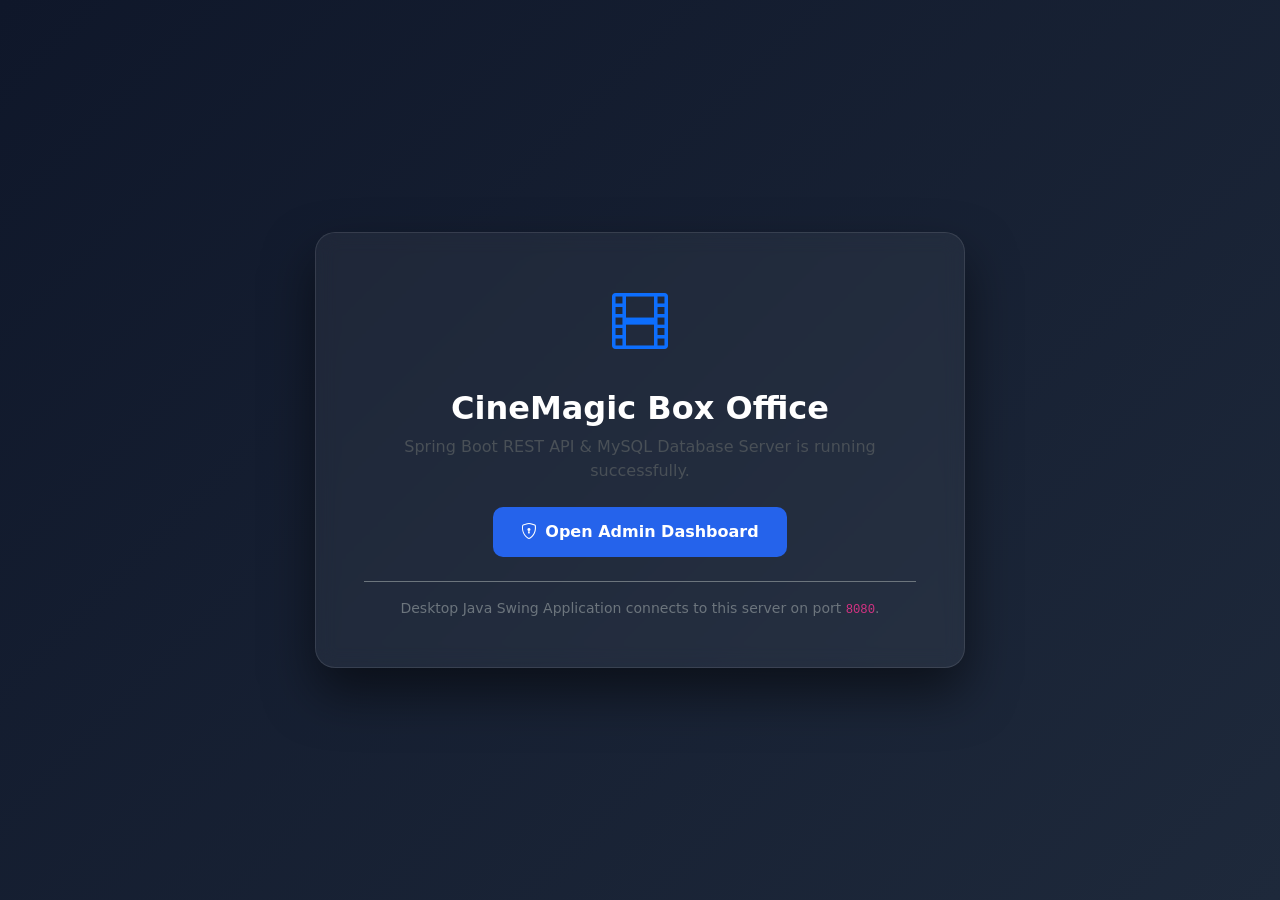
<file: backend/src/main/resources/static/index.html>
<!DOCTYPE html>
<html lang="en">
<head>
    <meta charset="UTF-8">
    <meta name="viewport" content="width=device-width, initial-scale=1.0">
    <title>CineMagic Box Office Server</title>
    <link href="https://cdn.jsdelivr.net/npm/bootstrap@5.3.3/dist/css/bootstrap.min.css" rel="stylesheet">
    <link rel="stylesheet" href="https://cdn.jsdelivr.net/npm/bootstrap-icons@1.11.3/font/bootstrap-icons.min.css">
    <style>
        body {
            background: linear-gradient(135deg, #0f172a 0%, #1e293b 100%);
            min-height: 100vh;
            color: #ffffff;
            display: flex;
            align-items: center;
            justify-content: center;
        }
        .hero-card {
            background: rgba(255, 255, 255, 0.05);
            backdrop-filter: blur(10px);
            border: 1px solid rgba(255, 255, 255, 0.1);
            border-radius: 20px;
            padding: 3rem;
            max-width: 650px;
            text-align: center;
            box-shadow: 0 25px 50px rgba(0, 0, 0, 0.5);
        }
        .btn-cinema {
            background: #2563eb;
            color: white;
            font-weight: 600;
            padding: 0.8rem 1.75rem;
            border-radius: 10px;
            text-decoration: none;
            display: inline-flex;
            align-items: center;
            gap: 0.5rem;
            transition: all 0.2s ease;
        }
        .btn-cinema:hover {
            background: #1d4ed8;
            color: white;
            transform: translateY(-2px);
        }
    </style>
</head>
<body>

<div class="hero-card">
    <div class="mb-4">
        <i class="bi bi-film text-primary" style="font-size: 3.5rem;"></i>
    </div>
    <h2 class="fw-bold mb-2">CineMagic Box Office</h2>
    <p class="text-light-emphasis mb-4">
        Spring Boot REST API &amp; MySQL Database Server is running successfully.
    </p>

    <div class="d-flex justify-content-center gap-3 mb-4">
        <a href="/admin/login.html" class="btn-cinema">
            <i class="bi bi-shield-lock"></i> Open Admin Dashboard
        </a>
    </div>

    <div class="border-top border-secondary pt-3 text-secondary small">
        Desktop Java Swing Application connects to this server on port <code>8080</code>.
    </div>
</div>

</body>
</html>
</file>
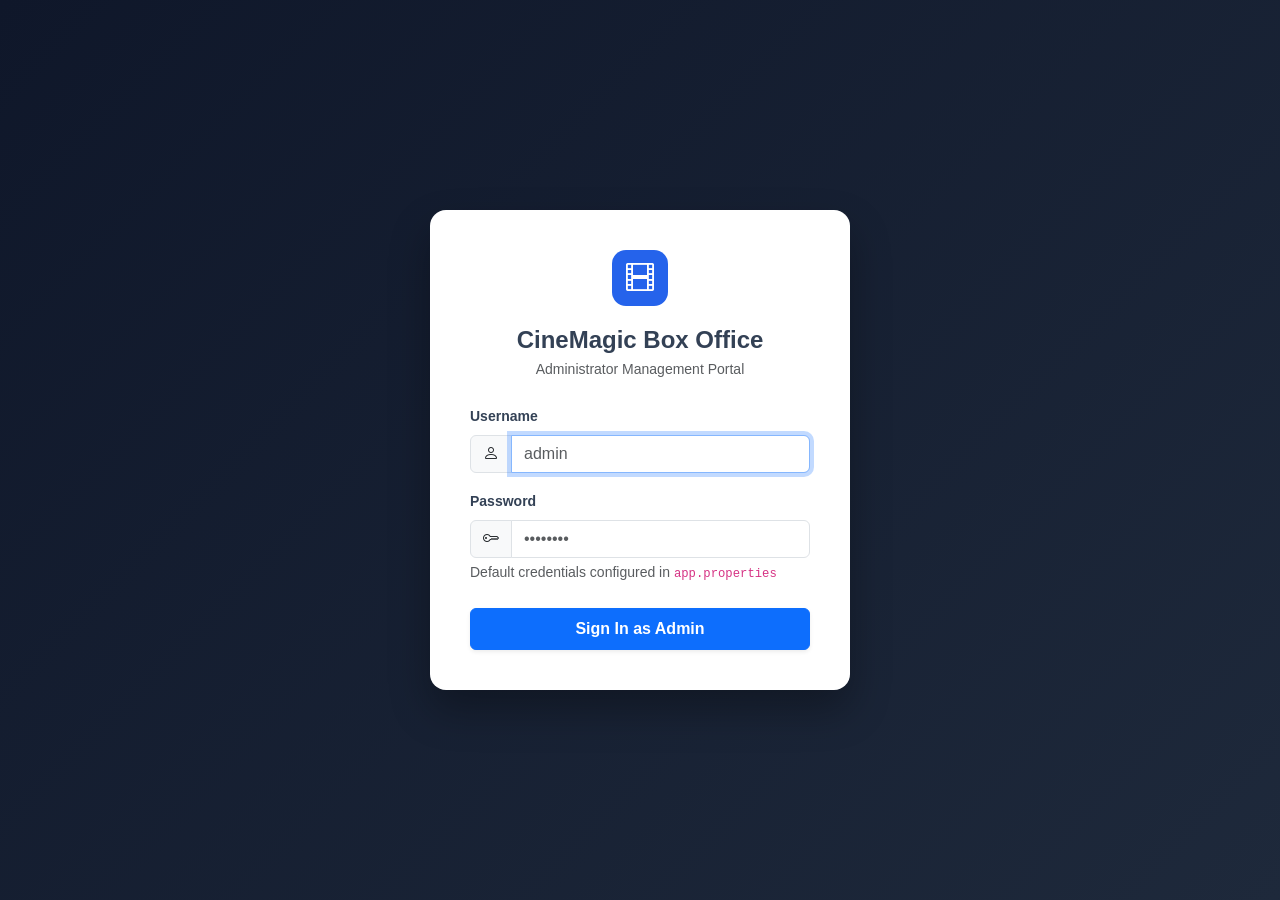
<file: backend/src/main/resources/static/admin/index.html>
<!DOCTYPE html>
<html lang="en">
<head>
    <meta charset="UTF-8">
    <meta name="viewport" content="width=device-width, initial-scale=1.0">
    <title>CineMagic Admin - Dashboard</title>
    <link href="https://cdn.jsdelivr.net/npm/bootstrap@5.3.3/dist/css/bootstrap.min.css" rel="stylesheet">
    <link rel="stylesheet" href="https://cdn.jsdelivr.net/npm/bootstrap-icons@1.11.3/font/bootstrap-icons.min.css">
    <link rel="stylesheet" href="assets/css/admin.css">
</head>
<body>

<div class="container-fluid">
    <div class="row">
        <!-- Sidebar Navigation -->
        <div class="col-md-3 col-lg-2 admin-sidebar p-0">
            <div class="admin-brand">
                <i class="bi bi-film"></i>
                <span>CineMagic Admin</span>
            </div>
            <ul class="sidebar-nav">
                <li class="nav-item">
                    <a href="index.html" class="nav-link" id="navDashboard">
                        <i class="bi bi-speedometer2"></i>
                        <span>Dashboard</span>
                    </a>
                </li>
                <li class="nav-item">
                    <a href="movies.html" class="nav-link" id="navMovies">
                        <i class="bi bi-camera-reels"></i>
                        <span>Movies & Posters</span>
                    </a>
                </li>
                <li class="nav-item">
                    <a href="showtimes.html" class="nav-link" id="navShowtimes">
                        <i class="bi bi-calendar-event"></i>
                        <span>Showtimes</span>
                    </a>
                </li>
                <li class="nav-item">
                    <a href="bookings.html" class="nav-link" id="navBookings">
                        <i class="bi bi-ticket-perforated"></i>
                        <span>Bookings</span>
                    </a>
                </li>
                <li class="nav-item">
                    <a href="users.html" class="nav-link" id="navUsers">
                        <i class="bi bi-people"></i>
                        <span>Registered Users</span>
                    </a>
                </li>
            </ul>
        </div>

        <!-- Main Content Area -->
        <div class="col-md-9 col-lg-10 admin-content">
            <!-- Top Bar -->
            <div class="top-bar">
                <div class="d-flex align-items-center gap-2">
                    <h5 class="fw-bold m-0 text-dark">Executive Overview</h5>
                    <span class="badge bg-light text-muted border">Live Database Metrics</span>
                </div>
                <div class="d-flex align-items-center gap-3">
                    <div class="d-flex align-items-center gap-2">
                        <i class="bi bi-person-circle fs-5 text-secondary"></i>
                        <span id="adminUserBadge" class="fw-semibold text-secondary small">Administrator</span>
                    </div>
                    <button onclick="logout()" class="btn btn-outline-danger btn-sm">
                        <i class="bi bi-box-arrow-right me-1"></i> Logout
                    </button>
                </div>
            </div>

            <!-- Stats Metric Cards -->
            <div class="row g-4 mb-4">
                <div class="col-sm-6 col-xl-3">
                    <div class="stat-card">
                        <div class="stat-icon blue">
                            <i class="bi bi-film"></i>
                        </div>
                        <h3 class="stat-number" id="statMovies">-</h3>
                        <div class="stat-label">Active Movies</div>
                    </div>
                </div>
                <div class="col-sm-6 col-xl-3">
                    <div class="stat-card">
                        <div class="stat-icon purple">
                            <i class="bi bi-calendar-check"></i>
                        </div>
                        <h3 class="stat-number" id="statShowtimes">-</h3>
                        <div class="stat-label">Active Showtimes</div>
                    </div>
                </div>
                <div class="col-sm-6 col-xl-3">
                    <div class="stat-card">
                        <div class="stat-icon green">
                            <i class="bi bi-ticket-detailed"></i>
                        </div>
                        <h3 class="stat-number" id="statBookings">-</h3>
                        <div class="stat-label">Confirmed Bookings</div>
                    </div>
                </div>
                <div class="col-sm-6 col-xl-3">
                    <div class="stat-card">
                        <div class="stat-icon amber">
                            <i class="bi bi-currency-rupee"></i>
                        </div>
                        <h3 class="stat-number" id="statRevenue">₹0.00</h3>
                        <div class="stat-label">Total Revenue</div>
                    </div>
                </div>
            </div>

            <!-- Recent Bookings Table -->
            <div class="card-table">
                <div class="p-3 bg-white border-bottom d-flex justify-content-between align-items-center">
                    <h6 class="fw-bold m-0 text-dark">
                        <i class="bi bi-clock-history me-1 text-primary"></i> Recent Ticket Bookings
                    </h6>
                    <a href="bookings.html" class="btn btn-sm btn-outline-primary">View All Bookings</a>
                </div>
                <div class="table-responsive">
                    <table class="table align-middle">
                        <thead>
                            <tr>
                                <th>Booking Ref</th>
                                <th>Customer</th>
                                <th>Movie</th>
                                <th>Theater</th>
                                <th>Seats</th>
                                <th>Amount</th>
                                <th>Status</th>
                                <th>Date/Time</th>
                            </tr>
                        </thead>
                        <tbody id="recentBookingsTbody">
                            <tr>
                                <td colspan="8" class="text-center py-4 text-muted">
                                    <div class="spinner-border spinner-border-sm text-primary me-2" role="status"></div>
                                    Loading live bookings...
                                </td>
                            </tr>
                        </tbody>
                    </table>
                </div>
            </div>

        </div>
    </div>
</div>

<script src="assets/js/admin.js"></script>
<script>
    if (checkAdminAuth()) {
        initAdminNav('navDashboard');
        loadDashboardStats();
        loadRecentBookings();
    }

    async function loadDashboardStats() {
        try {
            const res = await apiFetch('/api/admin/stats');
            if (res.ok) {
                const stats = await res.json();
                document.getElementById('statMovies').textContent = stats.totalMovies;
                document.getElementById('statShowtimes').textContent = stats.activeShowtimes;
                document.getElementById('statBookings').textContent = stats.totalBookings;
                document.getElementById('statRevenue').textContent = '₹' + (stats.totalRevenue ? Number(stats.totalRevenue).toFixed(2) : '0.00');
            }
        } catch (e) {
            console.error('Error loading stats', e);
        }
    }

    async function loadRecentBookings() {
        try {
            const res = await apiFetch('/api/admin/bookings');
            if (res.ok) {
                const bookings = await res.json();
                const tbody = document.getElementById('recentBookingsTbody');
                if (!bookings || bookings.length === 0) {
                    tbody.innerHTML = '<tr><td colspan="8" class="text-center py-4 text-muted">No bookings recorded yet. Use the Desktop App to book tickets!</td></tr>';
                    return;
                }

                tbody.innerHTML = bookings.slice(0, 8).map(b => {
                    const statusBadge = b.bookingStatus === 'CONFIRMED' 
                        ? '<span class="badge badge-confirmed">Confirmed</span>' 
                        : '<span class="badge badge-cancelled">Cancelled</span>';
                    const dateFormatted = new Date(b.bookingTime).toLocaleString();

                    return `
                        <tr>
                            <td><strong class="text-primary">${b.bookingNumber}</strong></td>
                            <td>
                                <div class="fw-semibold">${b.userName}</div>
                                <div class="text-muted small">${b.userEmail}</div>
                            </td>
                            <td>${b.movieTitle}</td>
                            <td>${b.theaterName}</td>
                            <td><span class="badge bg-light text-dark border">${(b.seatCodes || []).join(', ')}</span></td>
                            <td class="fw-bold text-success">₹${Number(b.totalAmount).toFixed(2)}</td>
                            <td>${statusBadge}</td>
                            <td class="small text-muted">${dateFormatted}</td>
                        </tr>
                    `;
                }).join('');
            }
        } catch (e) {
            console.error('Error loading recent bookings', e);
        }
    }
</script>
</body>
</html>
</file>
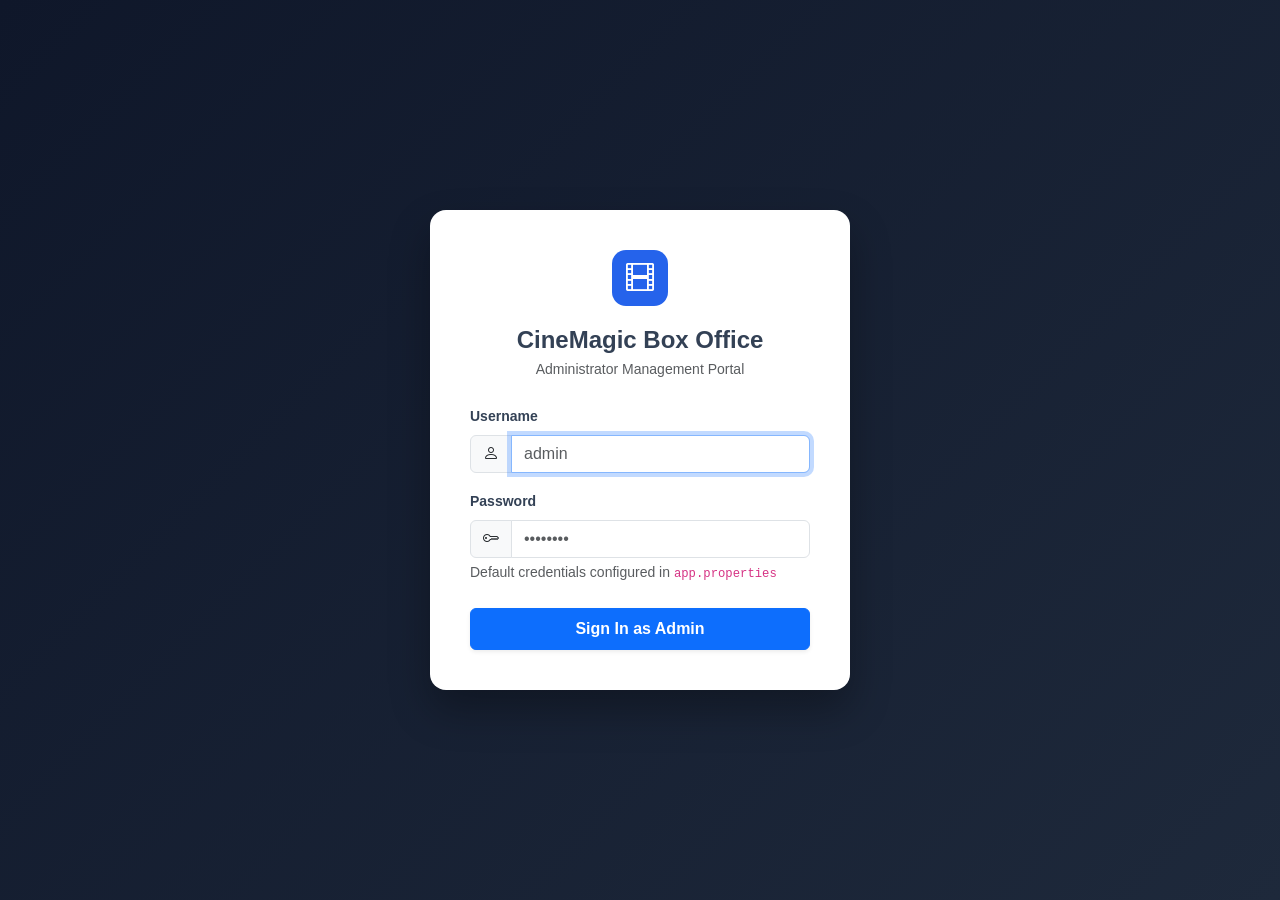
<file: backend/src/main/resources/static/admin/bookings.html>
<!DOCTYPE html>
<html lang="en">
<head>
    <meta charset="UTF-8">
    <meta name="viewport" content="width=device-width, initial-scale=1.0">
    <title>CineMagic Admin - Bookings</title>
    <link href="https://cdn.jsdelivr.net/npm/bootstrap@5.3.3/dist/css/bootstrap.min.css" rel="stylesheet">
    <link rel="stylesheet" href="https://cdn.jsdelivr.net/npm/bootstrap-icons@1.11.3/font/bootstrap-icons.min.css">
    <link rel="stylesheet" href="assets/css/admin.css">
</head>
<body>

<div class="container-fluid">
    <div class="row">
        <!-- Sidebar Navigation -->
        <div class="col-md-3 col-lg-2 admin-sidebar p-0">
            <div class="admin-brand">
                <i class="bi bi-film"></i>
                <span>CineMagic Admin</span>
            </div>
            <ul class="sidebar-nav">
                <li class="nav-item">
                    <a href="index.html" class="nav-link" id="navDashboard">
                        <i class="bi bi-speedometer2"></i>
                        <span>Dashboard</span>
                    </a>
                </li>
                <li class="nav-item">
                    <a href="movies.html" class="nav-link" id="navMovies">
                        <i class="bi bi-camera-reels"></i>
                        <span>Movies & Posters</span>
                    </a>
                </li>
                <li class="nav-item">
                    <a href="showtimes.html" class="nav-link" id="navShowtimes">
                        <i class="bi bi-calendar-event"></i>
                        <span>Showtimes</span>
                    </a>
                </li>
                <li class="nav-item">
                    <a href="bookings.html" class="nav-link" id="navBookings">
                        <i class="bi bi-ticket-perforated"></i>
                        <span>Bookings</span>
                    </a>
                </li>
                <li class="nav-item">
                    <a href="users.html" class="nav-link" id="navUsers">
                        <i class="bi bi-people"></i>
                        <span>Registered Users</span>
                    </a>
                </li>
            </ul>
        </div>

        <!-- Main Content Area -->
        <div class="col-md-9 col-lg-10 admin-content">
            <div class="top-bar">
                <div>
                    <h5 class="fw-bold m-0 text-dark">Ticket Bookings Registry</h5>
                    <p class="text-muted small m-0">Monitor live transactions, seat reservations, and cancellation requests</p>
                </div>
                <div class="d-flex align-items-center gap-3">
                    <button onclick="loadBookings()" class="btn btn-outline-primary btn-sm">
                        <i class="bi bi-arrow-clockwise me-1"></i> Refresh
                    </button>
                    <button onclick="logout()" class="btn btn-outline-danger btn-sm">
                        <i class="bi bi-box-arrow-right me-1"></i> Logout
                    </button>
                </div>
            </div>

            <!-- Bookings Table -->
            <div class="card-table">
                <div class="table-responsive">
                    <table class="table align-middle">
                        <thead>
                            <tr>
                                <th>Booking Ref</th>
                                <th>Customer Details</th>
                                <th>Movie</th>
                                <th>Theater / Screen</th>
                                <th>Screening Time</th>
                                <th>Seats Reserved</th>
                                <th>Total Paid</th>
                                <th>Status</th>
                                <th class="text-end">Action</th>
                            </tr>
                        </thead>
                        <tbody id="bookingsTbody">
                            <tr>
                                <td colspan="9" class="text-center py-4 text-muted">
                                    <div class="spinner-border spinner-border-sm text-primary me-2" role="status"></div>
                                    Loading bookings...
                                </td>
                            </tr>
                        </tbody>
                    </table>
                </div>
            </div>
        </div>
    </div>
</div>

<script src="assets/js/admin.js"></script>
<script>
    if (checkAdminAuth()) {
        initAdminNav('navBookings');
        loadBookings();
    }

    async function loadBookings() {
        try {
            const res = await apiFetch('/api/admin/bookings');
            if (res.ok) {
                const bookings = await res.json();
                const tbody = document.getElementById('bookingsTbody');
                if (!bookings || bookings.length === 0) {
                    tbody.innerHTML = '<tr><td colspan="9" class="text-center py-4 text-muted">No bookings recorded in the system.</td></tr>';
                    return;
                }

                tbody.innerHTML = bookings.map(b => {
                    const statusBadge = b.bookingStatus === 'CONFIRMED' 
                        ? '<span class="badge badge-confirmed">Confirmed</span>' 
                        : '<span class="badge badge-cancelled">Cancelled</span>';
                    const showtimeDate = new Date(b.showtime).toLocaleString([], { dateStyle: 'medium', timeStyle: 'short' });

                    const cancelBtn = b.bookingStatus === 'CONFIRMED'
                        ? `<button class="btn btn-sm btn-outline-danger" onclick="cancelBooking(${b.id})"><i class="bi bi-x-circle me-1"></i>Cancel</button>`
                        : '<span class="text-muted small">Refunded</span>';

                    return `
                        <tr>
                            <td><strong class="text-primary font-monospace">${b.bookingNumber}</strong></td>
                            <td>
                                <div class="fw-semibold">${b.userName}</div>
                                <div class="text-muted small">${b.userEmail}</div>
                            </td>
                            <td class="fw-bold">${b.movieTitle}</td>
                            <td>${b.theaterName} <span class="badge bg-light text-secondary border small">${b.screenType || ''}</span></td>
                            <td class="small">${showtimeDate}</td>
                            <td><span class="badge bg-primary-subtle text-primary border">${(b.seatCodes || []).join(', ')}</span></td>
                            <td class="fw-bold text-success">₹${Number(b.totalAmount).toFixed(2)}</td>
                            <td>${statusBadge}</td>
                            <td class="text-end">${cancelBtn}</td>
                        </tr>
                    `;
                }).join('');
            }
        } catch (e) {
            console.error('Error loading bookings', e);
        }
    }

    async function cancelBooking(id) {
        if (!confirm('Are you sure you want to cancel this booking and release the reserved seats?')) return;
        try {
            const res = await apiFetch(`/api/bookings/${id}/cancel`, { method: 'POST' });
            if (res.ok) {
                loadBookings();
            } else {
                const err = await res.json();
                alert('Error: ' + (err.error || 'Failed to cancel'));
            }
        } catch (e) {
            alert('Error cancelling booking: ' + e.message);
        }
    }
</script>
</body>
</html>
</file>
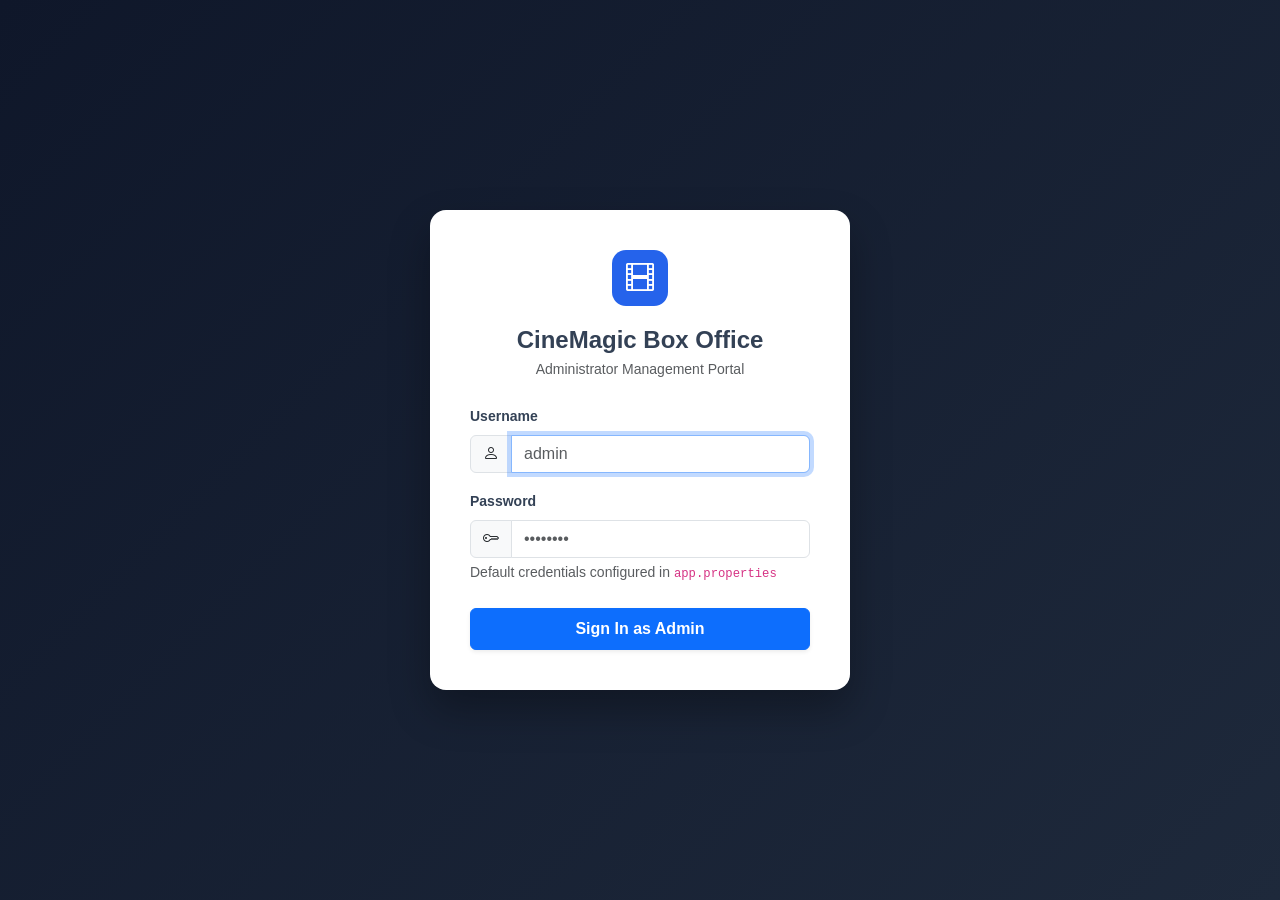
<file: backend/src/main/resources/static/admin/login.html>
<!DOCTYPE html>
<html lang="en">
<head>
    <meta charset="UTF-8">
    <meta name="viewport" content="width=device-width, initial-scale=1.0">
    <title>CineMagic Admin - Login</title>
    <link href="https://cdn.jsdelivr.net/npm/bootstrap@5.3.3/dist/css/bootstrap.min.css" rel="stylesheet">
    <link rel="stylesheet" href="https://cdn.jsdelivr.net/npm/bootstrap-icons@1.11.3/font/bootstrap-icons.min.css">
    <link rel="stylesheet" href="assets/css/admin.css">
    <style>
        body {
            background: linear-gradient(135deg, #0f172a 0%, #1e293b 100%);
            min-height: 100vh;
            display: flex;
            align-items: center;
            justify-content: center;
        }
        .login-card {
            background: #ffffff;
            border-radius: 16px;
            box-shadow: 0 20px 40px rgba(0, 0, 0, 0.3);
            width: 100%;
            max-width: 420px;
            padding: 2.5rem;
        }
        .login-logo {
            width: 56px;
            height: 56px;
            background: #2563eb;
            color: #ffffff;
            border-radius: 14px;
            display: flex;
            align-items: center;
            justify-content: center;
            font-size: 1.75rem;
            margin: 0 auto 1.25rem auto;
        }
    </style>
</head>
<body>

<div class="login-card">
    <div class="text-center">
        <div class="login-logo">
            <i class="bi bi-film"></i>
        </div>
        <h4 class="fw-bold mb-1">CineMagic Box Office</h4>
        <p class="text-muted small mb-4">Administrator Management Portal</p>
    </div>

    <div id="alertBox" class="alert alert-danger d-none small py-2" role="alert"></div>

    <form id="loginForm">
        <div class="mb-3">
            <label class="form-label small fw-semibold">Username</label>
            <div class="input-group">
                <span class="input-group-text bg-light"><i class="bi bi-person"></i></span>
                <input type="text" id="username" class="form-control" placeholder="admin" required autofocus>
            </div>
        </div>

        <div class="mb-4">
            <label class="form-label small fw-semibold">Password</label>
            <div class="input-group">
                <span class="input-group-text bg-light"><i class="bi bi-key"></i></span>
                <input type="password" id="password" class="form-control" placeholder="••••••••" required>
            </div>
            <div class="form-text small">Default credentials configured in <code>app.properties</code></div>
        </div>

        <button type="submit" id="submitBtn" class="btn btn-primary w-100 py-2 fw-semibold shadow-sm">
            <span id="btnText">Sign In as Admin</span>
            <span id="btnSpinner" class="spinner-border spinner-border-sm d-none ms-1" role="status"></span>
        </button>
    </form>
</div>

<script src="assets/js/admin.js"></script>
<script>
    // Redirect if already logged in as admin
    const token = getAdminToken();
    if (token) {
        window.location.href = 'index.html';
    }

    const form = document.getElementById('loginForm');
    const alertBox = document.getElementById('alertBox');
    const submitBtn = document.getElementById('submitBtn');
    const btnText = document.getElementById('btnText');
    const btnSpinner = document.getElementById('btnSpinner');

    form.addEventListener('submit', async (e) => {
        e.preventDefault();
        alertBox.classList.add('d-none');
        btnText.textContent = 'Authenticating...';
        btnSpinner.classList.remove('d-none');
        submitBtn.disabled = true;

        const username = document.getElementById('username').value.trim();
        const password = document.getElementById('password').value;

        try {
            const res = await fetch('/api/auth/login', {
                method: 'POST',
                headers: { 'Content-Type': 'application/json' },
                body: JSON.stringify({ username, password })
            });

            const data = await res.json();
            if (!res.ok) {
                throw new Error(data.error || 'Authentication failed');
            }

            if (data.role !== 'ROLE_ADMIN') {
                throw new Error('Access denied: Admin role required to access this portal');
            }

            localStorage.setItem('admin_token', data.token);
            localStorage.setItem('admin_user', JSON.stringify(data));
            window.location.href = 'index.html';
        } catch (err) {
            alertBox.textContent = err.message;
            alertBox.classList.remove('d-none');
        } finally {
            btnText.textContent = 'Sign In as Admin';
            btnSpinner.classList.add('d-none');
            submitBtn.disabled = false;
        }
    });
</script>
</body>
</html>
</file>
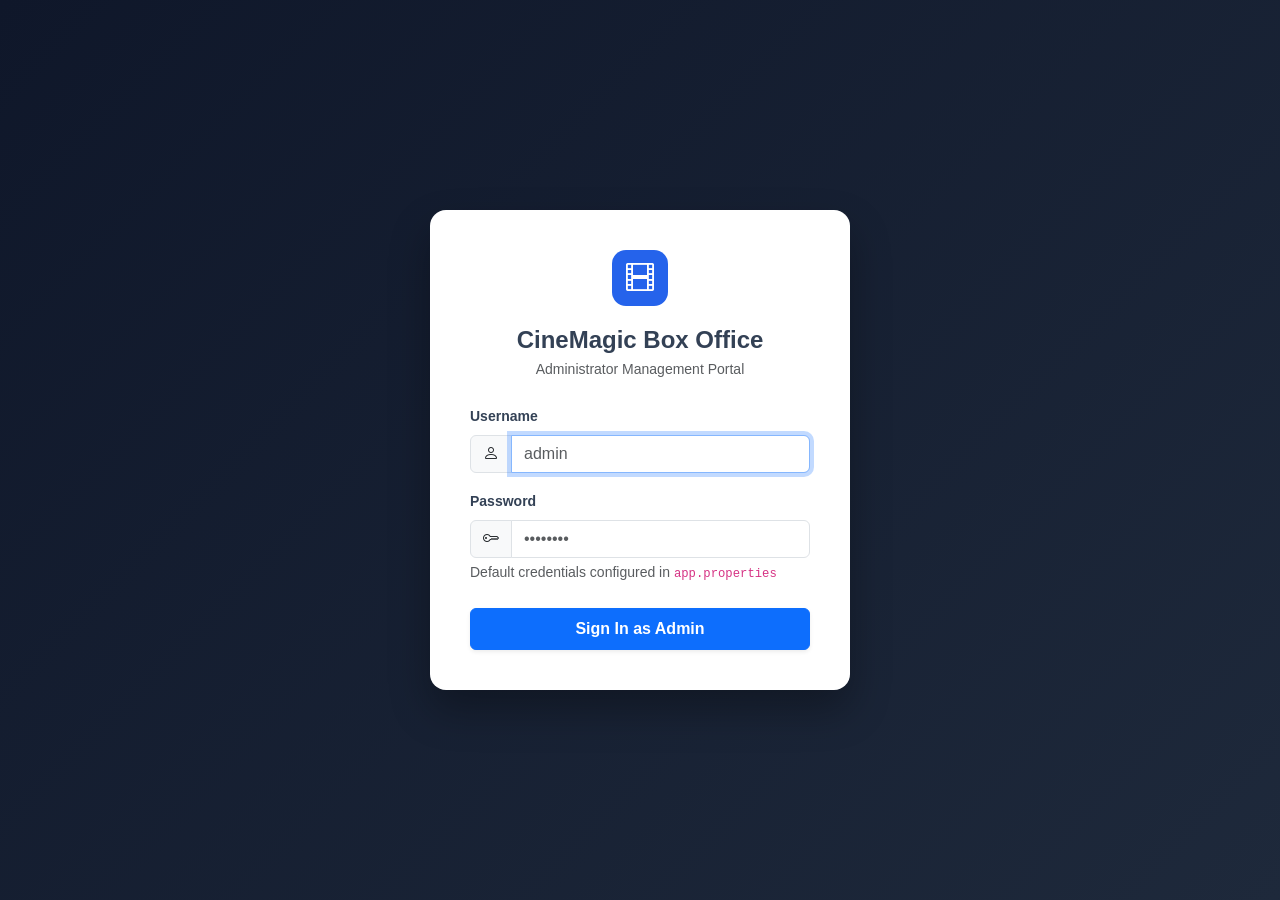
<file: backend/src/main/resources/static/admin/movies.html>
<!DOCTYPE html>
<html lang="en">
<head>
    <meta charset="UTF-8">
    <meta name="viewport" content="width=device-width, initial-scale=1.0">
    <title>CineMagic Admin - Movie Catalog</title>
    <link href="https://cdn.jsdelivr.net/npm/bootstrap@5.3.3/dist/css/bootstrap.min.css" rel="stylesheet">
    <link rel="stylesheet" href="https://cdn.jsdelivr.net/npm/bootstrap-icons@1.11.3/font/bootstrap-icons.min.css">
    <link rel="stylesheet" href="assets/css/admin.css">
</head>
<body>

<div class="container-fluid">
    <div class="row">
        <!-- Sidebar Navigation -->
        <div class="col-md-3 col-lg-2 admin-sidebar p-0">
            <div class="admin-brand">
                <i class="bi bi-film"></i>
                <span>CineMagic Admin</span>
            </div>
            <ul class="sidebar-nav">
                <li class="nav-item">
                    <a href="index.html" class="nav-link" id="navDashboard">
                        <i class="bi bi-speedometer2"></i>
                        <span>Dashboard</span>
                    </a>
                </li>
                <li class="nav-item">
                    <a href="movies.html" class="nav-link" id="navMovies">
                        <i class="bi bi-camera-reels"></i>
                        <span>Movies & Posters</span>
                    </a>
                </li>
                <li class="nav-item">
                    <a href="showtimes.html" class="nav-link" id="navShowtimes">
                        <i class="bi bi-calendar-event"></i>
                        <span>Showtimes</span>
                    </a>
                </li>
                <li class="nav-item">
                    <a href="bookings.html" class="nav-link" id="navBookings">
                        <i class="bi bi-ticket-perforated"></i>
                        <span>Bookings</span>
                    </a>
                </li>
                <li class="nav-item">
                    <a href="users.html" class="nav-link" id="navUsers">
                        <i class="bi bi-people"></i>
                        <span>Registered Users</span>
                    </a>
                </li>
            </ul>
        </div>

        <!-- Main Content Area -->
        <div class="col-md-9 col-lg-10 admin-content">
            <div class="top-bar">
                <div>
                    <h5 class="fw-bold m-0 text-dark">Movie Catalog & Binary Poster Storage</h5>
                    <p class="text-muted small m-0">Posters stored directly as binary files (BLOBs) in MySQL database</p>
                </div>
                <div class="d-flex align-items-center gap-3">
                    <button class="btn btn-primary" onclick="openAddMovieModal()">
                        <i class="bi bi-plus-circle me-1"></i> Add New Movie
                    </button>
                    <button onclick="logout()" class="btn btn-outline-danger btn-sm">
                        <i class="bi bi-box-arrow-right me-1"></i> Logout
                    </button>
                </div>
            </div>

            <!-- Movies Table -->
            <div class="card-table">
                <div class="table-responsive">
                    <table class="table align-middle">
                        <thead>
                            <tr>
                                <th>Poster</th>
                                <th>Title & Genre</th>
                                <th>Duration</th>
                                <th>Rating</th>
                                <th>Language</th>
                                <th>Release Date</th>
                                <th>Status</th>
                                <th class="text-end">Actions</th>
                            </tr>
                        </thead>
                        <tbody id="moviesTbody">
                            <tr>
                                <td colspan="8" class="text-center py-4 text-muted">
                                    <div class="spinner-border spinner-border-sm text-primary me-2" role="status"></div>
                                    Loading movies...
                                </td>
                            </tr>
                        </tbody>
                    </table>
                </div>
            </div>
        </div>
    </div>
</div>

<!-- Add/Edit Movie Modal -->
<div class="modal fade" id="movieModal" tabindex="-1" aria-hidden="true">
    <div class="modal-dialog modal-lg">
        <div class="modal-content">
            <div class="modal-header">
                <h5 class="modal-title fw-bold" id="movieModalTitle">Add New Movie</h5>
                <button type="button" class="btn-close" data-bs-dismiss="modal" aria-label="Close"></button>
            </div>
            <form id="movieForm">
                <input type="hidden" id="movieId">
                <div class="modal-body">
                    <div class="row g-3">
                        <div class="col-md-8">
                            <div class="mb-3">
                                <label class="form-label fw-semibold small">Movie Title *</label>
                                <input type="text" id="movieTitle" class="form-control" required placeholder="e.g. Inception">
                            </div>
                            <div class="mb-3">
                                <label class="form-label fw-semibold small">Genre *</label>
                                <input type="text" id="movieGenre" class="form-control" required placeholder="e.g. Sci-Fi / Action">
                            </div>
                            <div class="row">
                                <div class="col-md-6 mb-3">
                                    <label class="form-label fw-semibold small">Duration (Minutes) *</label>
                                    <input type="number" id="movieDuration" class="form-control" required min="1" placeholder="148">
                                </div>
                                <div class="col-md-6 mb-3">
                                    <label class="form-label fw-semibold small">Rating / Certificate</label>
                                    <input type="text" id="movieRating" class="form-control" placeholder="8.8/10 (PG-13)">
                                </div>
                            </div>
                            <div class="row">
                                <div class="col-md-6 mb-3">
                                    <label class="form-label fw-semibold small">Language</label>
                                    <input type="text" id="movieLanguage" class="form-control" placeholder="English">
                                </div>
                                <div class="col-md-6 mb-3">
                                    <label class="form-label fw-semibold small">Release Date</label>
                                    <input type="date" id="movieReleaseDate" class="form-control">
                                </div>
                            </div>
                        </div>

                        <!-- Poster Image Upload & Live Preview -->
                        <div class="col-md-4">
                            <label class="form-label fw-semibold small">Poster Image (Binary BLOB)</label>
                            <input type="file" id="moviePosterFile" class="form-control mb-2" accept="image/*" onchange="previewPoster(this)">
                            <div class="form-text small mb-2">Saved directly into MySQL binary BLOB column.</div>
                            <div class="text-center p-2 border rounded bg-light">
                                <img id="posterPreviewImg" class="poster-preview mx-auto shadow-sm" alt="Preview">
                                <div id="noPreviewText" class="text-muted small py-4">No image selected</div>
                            </div>
                        </div>

                        <div class="col-12">
                            <label class="form-label fw-semibold small">Synopsis / Description</label>
                            <textarea id="movieDescription" class="form-control" rows="3" placeholder="Enter movie storyline..."></textarea>
                        </div>

                        <div class="col-12">
                            <div class="form-check form-switch">
                                <input class="form-check-input" type="checkbox" id="movieIsActive" checked>
                                <label class="form-check-label small fw-semibold" for="movieIsActive">Active (Visible for Booking)</label>
                            </div>
                        </div>
                    </div>
                </div>
                <div class="modal-footer">
                    <button type="button" class="btn btn-secondary" data-bs-dismiss="modal">Cancel</button>
                    <button type="submit" id="saveMovieBtn" class="btn btn-primary">
                        <span id="saveMovieBtnText">Save Movie</span>
                        <span id="saveMovieSpinner" class="spinner-border spinner-border-sm d-none ms-1"></span>
                    </button>
                </div>
            </form>
        </div>
    </div>
</div>

<script src="https://cdn.jsdelivr.net/npm/bootstrap@5.3.3/dist/js/bootstrap.bundle.min.js"></script>
<script src="assets/js/admin.js"></script>
<script>
    let movieModal;

    if (checkAdminAuth()) {
        initAdminNav('navMovies');
        movieModal = new bootstrap.Modal(document.getElementById('movieModal'));
        loadMovies();
    }

    function previewPoster(input) {
        const preview = document.getElementById('posterPreviewImg');
        const noText = document.getElementById('noPreviewText');
        if (input.files && input.files[0]) {
            const reader = new FileReader();
            reader.onload = function(e) {
                preview.src = e.target.result;
                preview.style.display = 'block';
                noText.style.display = 'none';
            };
            reader.readAsDataURL(input.files[0]);
        }
    }

    async function loadMovies() {
        try {
            const res = await apiFetch('/api/admin/movies');
            if (res.ok) {
                const movies = await res.json();
                const tbody = document.getElementById('moviesTbody');
                if (!movies || movies.length === 0) {
                    tbody.innerHTML = '<tr><td colspan="8" class="text-center py-4 text-muted">No movies in database. Click "Add New Movie" above.</td></tr>';
                    return;
                }

                tbody.innerHTML = movies.map(m => {
                    const posterSrc = m.hasPoster ? `/api/movies/${m.id}/poster?t=${Date.now()}` : 'https://via.placeholder.com/50x70?text=No+Poster';
                    const statusBadge = m.isActive 
                        ? '<span class="badge badge-active">Active</span>' 
                        : '<span class="badge badge-inactive">Inactive</span>';

                    return `
                        <tr>
                            <td>
                                <img src="${posterSrc}" class="poster-thumb" alt="${m.title}">
                            </td>
                            <td>
                                <div class="fw-bold">${m.title}</div>
                                <div class="text-muted small">${m.genre}</div>
                            </td>
                            <td>${m.durationMinutes} min</td>
                            <td><span class="badge bg-light text-dark border">${m.rating || 'N/A'}</span></td>
                            <td>${m.language || '-'}</td>
                            <td>${m.releaseDate || '-'}</td>
                            <td>${statusBadge}</td>
                            <td class="text-end">
                                <button class="btn btn-sm btn-outline-danger" onclick="deleteMovie(${m.id})">
                                    <i class="bi bi-trash"></i>
                                </button>
                            </td>
                        </tr>
                    `;
                }).join('');
            }
        } catch (e) {
            console.error('Error loading movies', e);
        }
    }

    function openAddMovieModal() {
        document.getElementById('movieForm').reset();
        document.getElementById('movieId').value = '';
        document.getElementById('movieModalTitle').textContent = 'Add New Movie';
        document.getElementById('posterPreviewImg').style.display = 'none';
        document.getElementById('noPreviewText').style.display = 'block';
        movieModal.show();
    }

    document.getElementById('movieForm').addEventListener('submit', async (e) => {
        e.preventDefault();
        const id = document.getElementById('movieId').value;
        const isEdit = !!id;

        const formData = new FormData();
        formData.append('title', document.getElementById('movieTitle').value.trim());
        formData.append('genre', document.getElementById('movieGenre').value.trim());
        formData.append('durationMinutes', document.getElementById('movieDuration').value);
        formData.append('rating', document.getElementById('movieRating').value.trim());
        formData.append('language', document.getElementById('movieLanguage').value.trim());
        formData.append('releaseDate', document.getElementById('movieReleaseDate').value);
        formData.append('description', document.getElementById('movieDescription').value.trim());
        formData.append('isActive', document.getElementById('movieIsActive').checked);

        const fileInput = document.getElementById('moviePosterFile');
        if (fileInput.files[0]) {
            formData.append('poster', fileInput.files[0]);
        }

        const btnText = document.getElementById('saveMovieBtnText');
        const spinner = document.getElementById('saveMovieSpinner');
        btnText.textContent = 'Saving to Database...';
        spinner.classList.remove('d-none');

        try {
            const url = isEdit ? `/api/admin/movies/${id}` : '/api/admin/movies';
            const method = isEdit ? 'PUT' : 'POST';

            const res = await apiFetch(url, {
                method: method,
                body: formData
            });

            if (!res.ok) {
                const err = await res.json();
                throw new Error(err.error || 'Failed to save movie');
            }

            movieModal.hide();
            loadMovies();
        } catch (err) {
            alert('Error: ' + err.message);
        } finally {
            btnText.textContent = 'Save Movie';
            spinner.classList.add('d-none');
        }
    });

    async function deleteMovie(id) {
        if (!confirm('Are you sure you want to delete this movie?\nThis will permanently delete the movie and any associated showtimes and bookings.')) return;
        try {
            const res = await apiFetch(`/api/admin/movies/${id}`, { method: 'DELETE' });
            if (res.ok) {
                loadMovies();
            } else {
                const err = await res.json().catch(() => ({}));
                alert('Error: ' + (err.error || 'Failed to delete movie'));
            }
        } catch (e) {
            alert('Error deleting movie: ' + e.message);
        }
    }
</script>
</body>
</html>
</file>
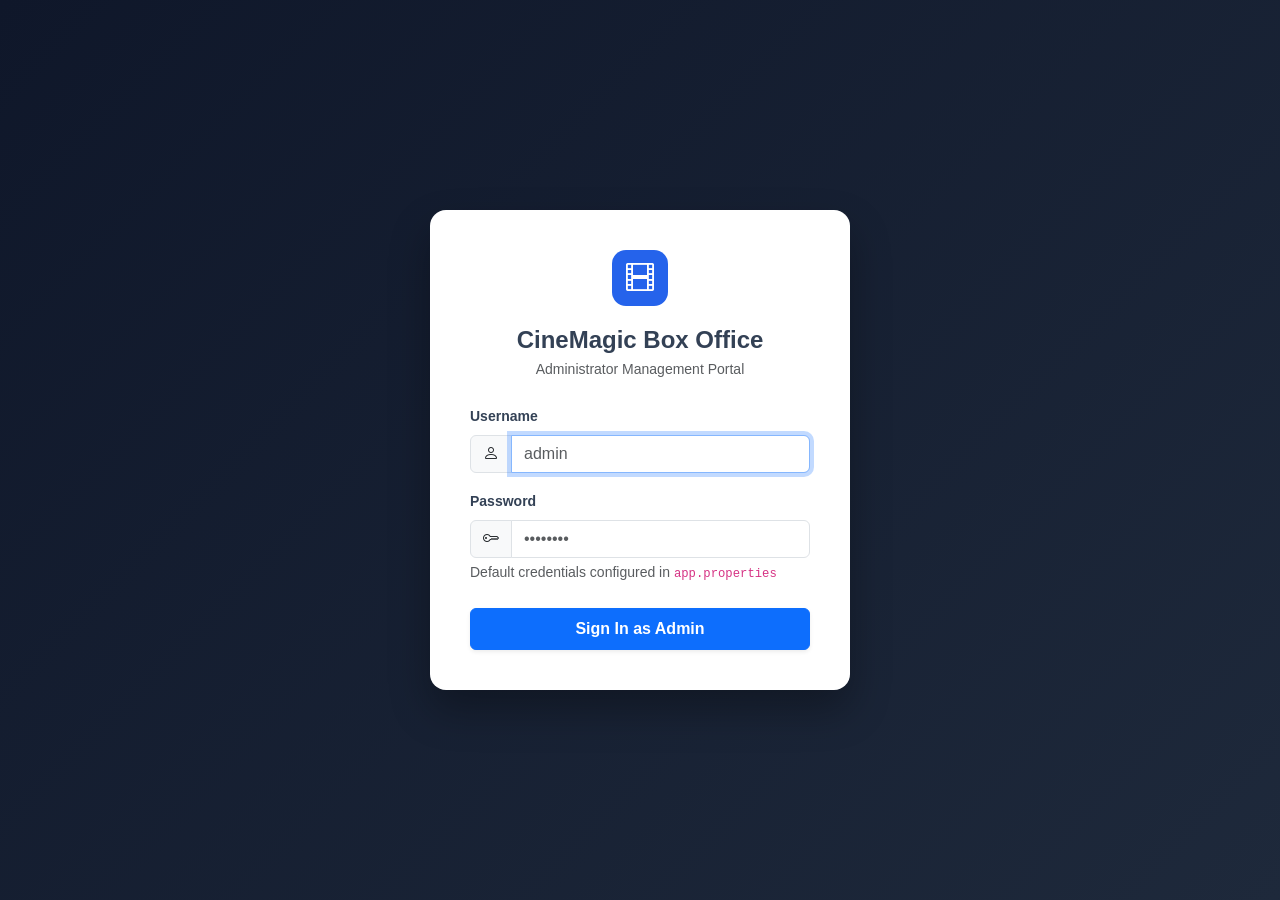
<file: backend/src/main/resources/static/admin/showtimes.html>
<!DOCTYPE html>
<html lang="en">
<head>
    <meta charset="UTF-8">
    <meta name="viewport" content="width=device-width, initial-scale=1.0">
    <title>CineMagic Admin - Showtimes</title>
    <link href="https://cdn.jsdelivr.net/npm/bootstrap@5.3.3/dist/css/bootstrap.min.css" rel="stylesheet">
    <link rel="stylesheet" href="https://cdn.jsdelivr.net/npm/bootstrap-icons@1.11.3/font/bootstrap-icons.min.css">
    <link rel="stylesheet" href="assets/css/admin.css">
</head>
<body>

<div class="container-fluid">
    <div class="row">
        <!-- Sidebar Navigation -->
        <div class="col-md-3 col-lg-2 admin-sidebar p-0">
            <div class="admin-brand">
                <i class="bi bi-film"></i>
                <span>CineMagic Admin</span>
            </div>
            <ul class="sidebar-nav">
                <li class="nav-item">
                    <a href="index.html" class="nav-link" id="navDashboard">
                        <i class="bi bi-speedometer2"></i>
                        <span>Dashboard</span>
                    </a>
                </li>
                <li class="nav-item">
                    <a href="movies.html" class="nav-link" id="navMovies">
                        <i class="bi bi-camera-reels"></i>
                        <span>Movies & Posters</span>
                    </a>
                </li>
                <li class="nav-item">
                    <a href="showtimes.html" class="nav-link" id="navShowtimes">
                        <i class="bi bi-calendar-event"></i>
                        <span>Showtimes</span>
                    </a>
                </li>
                <li class="nav-item">
                    <a href="bookings.html" class="nav-link" id="navBookings">
                        <i class="bi bi-ticket-perforated"></i>
                        <span>Bookings</span>
                    </a>
                </li>
                <li class="nav-item">
                    <a href="users.html" class="nav-link" id="navUsers">
                        <i class="bi bi-people"></i>
                        <span>Registered Users</span>
                    </a>
                </li>
            </ul>
        </div>

        <!-- Main Content Area -->
        <div class="col-md-9 col-lg-10 admin-content">
            <div class="top-bar">
                <div>
                    <h5 class="fw-bold m-0 text-dark">Cinema Showtime Scheduling</h5>
                    <p class="text-muted small m-0">Schedule screenings, assign screens, and configure ticket prices</p>
                </div>
                <div class="d-flex align-items-center gap-3">
                    <button class="btn btn-primary" onclick="openAddShowtimeModal()">
                        <i class="bi bi-plus-circle me-1"></i> Schedule New Showtime
                    </button>
                    <button onclick="logout()" class="btn btn-outline-danger btn-sm">
                        <i class="bi bi-box-arrow-right me-1"></i> Logout
                    </button>
                </div>
            </div>

            <!-- Showtimes Table -->
            <div class="card-table">
                <div class="table-responsive">
                    <table class="table align-middle">
                        <thead>
                            <tr>
                                <th>Movie</th>
                                <th>Theater / Screen</th>
                                <th>Screen Type</th>
                                <th>Date & Time</th>
                                <th>Regular Ticket</th>
                                <th>VIP Ticket</th>
                                <th>Status</th>
                                <th class="text-end">Actions</th>
                            </tr>
                        </thead>
                        <tbody id="showtimesTbody">
                            <tr>
                                <td colspan="8" class="text-center py-4 text-muted">
                                    <div class="spinner-border spinner-border-sm text-primary me-2" role="status"></div>
                                    Loading showtimes...
                                </td>
                            </tr>
                        </tbody>
                    </table>
                </div>
            </div>
        </div>
    </div>
</div>

<!-- Add Showtime Modal -->
<div class="modal fade" id="showtimeModal" tabindex="-1" aria-hidden="true">
    <div class="modal-dialog">
        <div class="modal-content">
            <div class="modal-header">
                <h5 class="modal-title fw-bold">Schedule Showtime</h5>
                <button type="button" class="btn-close" data-bs-dismiss="modal" aria-label="Close"></button>
            </div>
            <form id="showtimeForm">
                <div class="modal-body">
                    <div class="mb-3">
                        <label class="form-label fw-semibold small">Select Movie *</label>
                        <select id="stMovieSelect" class="form-select" required>
                            <option value="">-- Choose Movie --</option>
                        </select>
                    </div>
                    <div class="mb-3">
                        <label class="form-label fw-semibold small">Select Theater / Auditorium *</label>
                        <select id="stTheaterSelect" class="form-select" required>
                            <option value="">-- Choose Theater --</option>
                        </select>
                    </div>
                    <div class="mb-3">
                        <label class="form-label fw-semibold small">Start Date & Time *</label>
                        <input type="datetime-local" id="stStartTime" class="form-control" required>
                    </div>
                    <div class="row">
                        <div class="col-6 mb-3">
                            <label class="form-label fw-semibold small">Regular Ticket Price (₹) *</label>
                            <input type="number" step="1.00" id="stRegularPrice" class="form-control" required value="250.00">
                        </div>
                        <div class="col-6 mb-3">
                            <label class="form-label fw-semibold small">VIP Ticket Price (₹) *</label>
                            <input type="number" step="1.00" id="stVipPrice" class="form-control" required value="400.00">
                        </div>
                    </div>
                </div>
                <div class="modal-footer">
                    <button type="button" class="btn btn-secondary" data-bs-dismiss="modal">Cancel</button>
                    <button type="submit" id="saveStBtn" class="btn btn-primary">Schedule Screening</button>
                </div>
            </form>
        </div>
    </div>
</div>

<script src="https://cdn.jsdelivr.net/npm/bootstrap@5.3.3/dist/js/bootstrap.bundle.min.js"></script>
<script src="assets/js/admin.js"></script>
<script>
    let showtimeModal;

    if (checkAdminAuth()) {
        initAdminNav('navShowtimes');
        showtimeModal = new bootstrap.Modal(document.getElementById('showtimeModal'));
        loadShowtimes();
        loadDropdownData();
    }

    async function loadDropdownData() {
        try {
            const [mRes, tRes] = await Promise.all([
                apiFetch('/api/movies'),
                apiFetch('/api/theaters')
            ]);
            if (mRes.ok && tRes.ok) {
                const movies = await mRes.json();
                const theaters = await tRes.json();

                const mSel = document.getElementById('stMovieSelect');
                mSel.innerHTML = '<option value="">-- Choose Movie --</option>' +
                    movies.map(m => `<option value="${m.id}">${m.title} (${m.durationMinutes}m)</option>`).join('');

                const tSel = document.getElementById('stTheaterSelect');
                tSel.innerHTML = '<option value="">-- Choose Theater --</option>' +
                    theaters.map(t => `<option value="${t.id}">${t.name} - ${t.screenType}</option>`).join('');
            }
        } catch (e) {
            console.error('Error loading dropdown options', e);
        }
    }

    async function loadShowtimes() {
        try {
            const res = await apiFetch('/api/admin/showtimes');
            if (res.ok) {
                const showtimes = await res.json();
                const tbody = document.getElementById('showtimesTbody');
                if (!showtimes || showtimes.length === 0) {
                    tbody.innerHTML = '<tr><td colspan="8" class="text-center py-4 text-muted">No scheduled showtimes found. Click "Schedule New Showtime" above.</td></tr>';
                    return;
                }

                tbody.innerHTML = showtimes.map(s => {
                    const dateFormatted = new Date(s.startTime).toLocaleString([], { dateStyle: 'medium', timeStyle: 'short' });
                    return `
                        <tr>
                            <td class="fw-bold">${s.movieTitle}</td>
                            <td>${s.theaterName}</td>
                            <td><span class="badge bg-light text-primary border">${s.screenType || 'Standard'}</span></td>
                            <td class="fw-semibold text-dark">${dateFormatted}</td>
                            <td>₹${Number(s.regularPrice).toFixed(2)}</td>
                            <td><span class="badge badge-vip">₹${Number(s.vipPrice).toFixed(2)}</span></td>
                            <td><span class="badge badge-active">${s.status}</span></td>
                            <td class="text-end">
                                <button class="btn btn-sm btn-outline-danger" onclick="deleteShowtime(${s.id})">
                                    <i class="bi bi-trash"></i>
                                </button>
                            </td>
                        </tr>
                    `;
                }).join('');
            }
        } catch (e) {
            console.error('Error loading showtimes', e);
        }
    }

    function openAddShowtimeModal() {
        document.getElementById('showtimeForm').reset();
        // default start time to 2 hours from now
        const d = new Date();
        d.setHours(d.getHours() + 2);
        d.setMinutes(0);
        document.getElementById('stStartTime').value = d.toISOString().slice(0, 16);
        showtimeModal.show();
    }

    document.getElementById('showtimeForm').addEventListener('submit', async (e) => {
        e.preventDefault();
        const payload = {
            movieId: Number(document.getElementById('stMovieSelect').value),
            theaterId: Number(document.getElementById('stTheaterSelect').value),
            startTime: document.getElementById('stStartTime').value,
            regularPrice: Number(document.getElementById('stRegularPrice').value),
            vipPrice: Number(document.getElementById('stVipPrice').value)
        };

        try {
            const res = await apiFetch('/api/admin/showtimes', {
                method: 'POST',
                body: JSON.stringify(payload)
            });

            if (!res.ok) {
                const err = await res.json();
                throw new Error(err.error || 'Failed to create showtime');
            }

            showtimeModal.hide();
            loadShowtimes();
        } catch (err) {
            alert('Error: ' + err.message);
        }
    });

    async function deleteShowtime(id) {
        if (!confirm('Are you sure you want to delete this showtime?')) return;
        try {
            const res = await apiFetch(`/api/admin/showtimes/${id}`, { method: 'DELETE' });
            if (res.ok) {
                loadShowtimes();
            } else {
                const err = await res.json();
                alert('Error: ' + (err.error || 'Failed to delete'));
            }
        } catch (e) {
            alert('Error deleting showtime: ' + e.message);
        }
    }
</script>
</body>
</html>
</file>
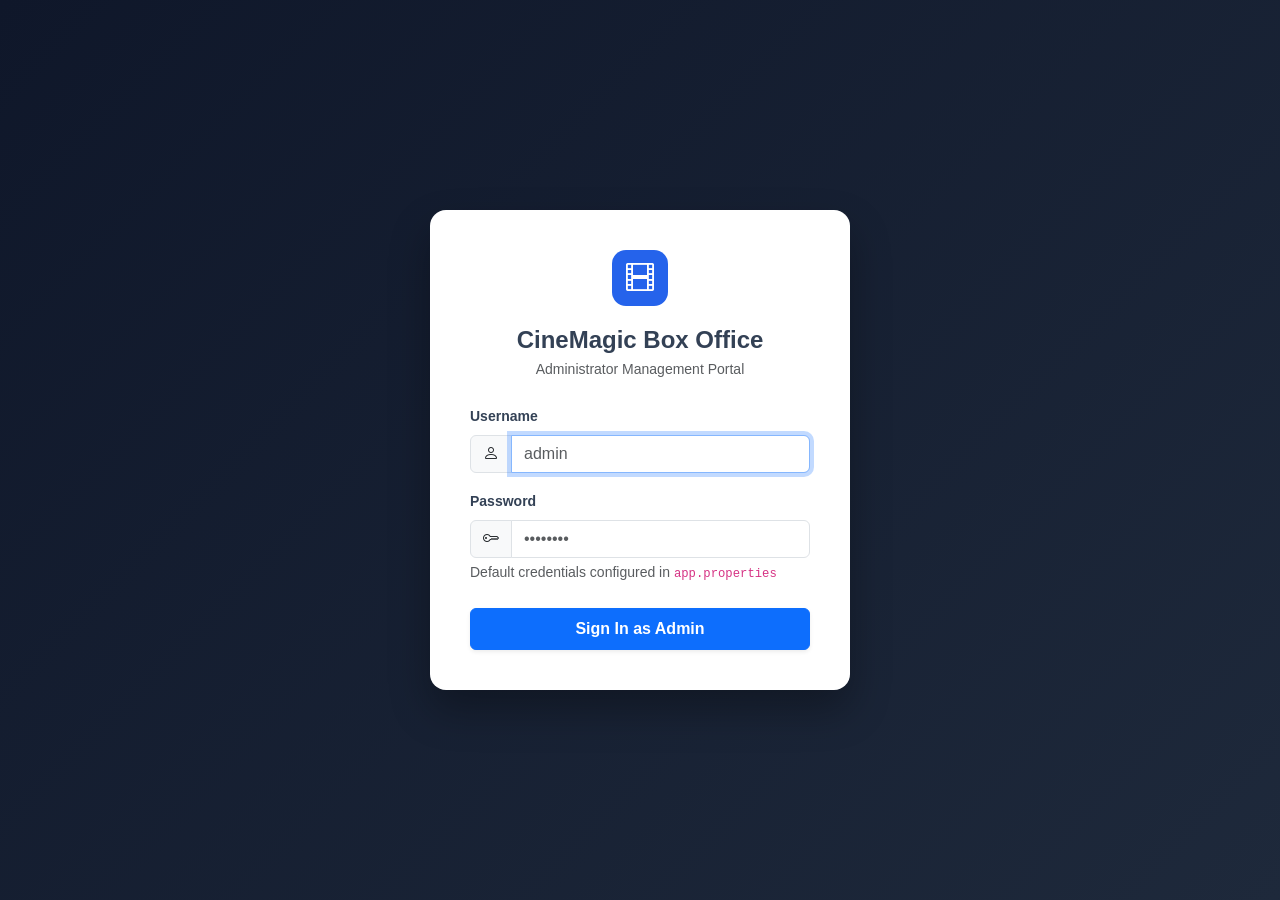
<file: backend/src/main/resources/static/admin/users.html>
<!DOCTYPE html>
<html lang="en">
<head>
    <meta charset="UTF-8">
    <meta name="viewport" content="width=device-width, initial-scale=1.0">
    <title>CineMagic Admin - Registered Users</title>
    <link href="https://cdn.jsdelivr.net/npm/bootstrap@5.3.3/dist/css/bootstrap.min.css" rel="stylesheet">
    <link rel="stylesheet" href="https://cdn.jsdelivr.net/npm/bootstrap-icons@1.11.3/font/bootstrap-icons.min.css">
    <link rel="stylesheet" href="assets/css/admin.css">
</head>
<body>

<div class="container-fluid">
    <div class="row">
        <!-- Sidebar Navigation -->
        <div class="col-md-3 col-lg-2 admin-sidebar p-0">
            <div class="admin-brand">
                <i class="bi bi-film"></i>
                <span>CineMagic Admin</span>
            </div>
            <ul class="sidebar-nav">
                <li class="nav-item">
                    <a href="index.html" class="nav-link" id="navDashboard">
                        <i class="bi bi-speedometer2"></i>
                        <span>Dashboard</span>
                    </a>
                </li>
                <li class="nav-item">
                    <a href="movies.html" class="nav-link" id="navMovies">
                        <i class="bi bi-camera-reels"></i>
                        <span>Movies & Posters</span>
                    </a>
                </li>
                <li class="nav-item">
                    <a href="showtimes.html" class="nav-link" id="navShowtimes">
                        <i class="bi bi-calendar-event"></i>
                        <span>Showtimes</span>
                    </a>
                </li>
                <li class="nav-item">
                    <a href="bookings.html" class="nav-link" id="navBookings">
                        <i class="bi bi-ticket-perforated"></i>
                        <span>Bookings</span>
                    </a>
                </li>
                <li class="nav-item">
                    <a href="users.html" class="nav-link" id="navUsers">
                        <i class="bi bi-people"></i>
                        <span>Registered Users</span>
                    </a>
                </li>
            </ul>
        </div>

        <!-- Main Content Area -->
        <div class="col-md-9 col-lg-10 admin-content">
            <div class="top-bar">
                <div>
                    <h5 class="fw-bold m-0 text-dark">User Account Management</h5>
                    <p class="text-muted small m-0">Customers and administrative accounts stored in database</p>
                </div>
                <div class="d-flex align-items-center gap-3">
                    <button onclick="loadUsers()" class="btn btn-outline-primary btn-sm">
                        <i class="bi bi-arrow-clockwise me-1"></i> Refresh
                    </button>
                    <button onclick="logout()" class="btn btn-outline-danger btn-sm">
                        <i class="bi bi-box-arrow-right me-1"></i> Logout
                    </button>
                </div>
            </div>

            <!-- Users Table -->
            <div class="card-table">
                <div class="table-responsive">
                    <table class="table align-middle">
                        <thead>
                            <tr>
                                <th>User ID</th>
                                <th>Username</th>
                                <th>Full Name</th>
                                <th>Email</th>
                                <th>Phone</th>
                                <th>Role</th>
                                <th>Bookings Placed</th>
                                <th>Registered Date</th>
                                <th class="text-end">Action</th>
                            </tr>
                        </thead>
                        <tbody id="usersTbody">
                            <tr>
                                <td colspan="9" class="text-center py-4 text-muted">
                                    <div class="spinner-border spinner-border-sm text-primary me-2" role="status"></div>
                                    Loading registered users...
                                </td>
                            </tr>
                        </tbody>
                    </table>
                </div>
            </div>
        </div>
    </div>
</div>

<script src="assets/js/admin.js"></script>
<script>
    if (checkAdminAuth()) {
        initAdminNav('navUsers');
        loadUsers();
    }

    async function loadUsers() {
        try {
            const res = await apiFetch('/api/admin/users');
            if (res.ok) {
                const users = await res.json();
                const tbody = document.getElementById('usersTbody');
                if (!users || users.length === 0) {
                    tbody.innerHTML = '<tr><td colspan="9" class="text-center py-4 text-muted">No users found.</td></tr>';
                    return;
                }

                const currentAdminStr = localStorage.getItem('admin_user');
                let currentAdminUsername = '';
                if (currentAdminStr) {
                    try { currentAdminUsername = JSON.parse(currentAdminStr).username; } catch(e){}
                }

                tbody.innerHTML = users.map(u => {
                    const isSelf = currentAdminUsername && u.username.toLowerCase() === currentAdminUsername.toLowerCase();
                    const roleBadge = u.role === 'ROLE_ADMIN'
                        ? '<span class="badge bg-danger-subtle text-danger border">Admin</span>'
                        : '<span class="badge bg-primary-subtle text-primary border">Customer</span>';
                    const registeredDate = u.createdAt ? new Date(u.createdAt).toLocaleDateString() : '-';

                    const actionHtml = isSelf
                        ? '<span class="badge bg-light text-muted border">Current Admin</span>'
                        : `<button class="btn btn-sm btn-outline-danger" onclick="removeUser(${u.id}, '${u.username}')">
                             <i class="bi bi-person-x me-1"></i>Remove
                           </button>`;

                    return `
                        <tr>
                            <td>#${u.id}</td>
                            <td class="fw-bold">${u.username}</td>
                            <td>${u.fullName || '-'}</td>
                            <td>${u.email}</td>
                            <td>${u.phone || '-'}</td>
                            <td>${roleBadge}</td>
                            <td><span class="badge bg-light text-dark border">${u.bookingCount} bookings</span></td>
                            <td class="small text-muted">${registeredDate}</td>
                            <td class="text-end">${actionHtml}</td>
                        </tr>
                    `;
                }).join('');
            }
        } catch (e) {
            console.error('Error loading users', e);
        }
    }

    async function removeUser(id, username) {
        if (!confirm(`Are you sure you want to remove user "${username}"?\nThis will permanently delete the user and any associated booking records.`)) {
            return;
        }

        try {
            const res = await apiFetch(`/api/admin/users/${id}`, { method: 'DELETE' });
            const data = await res.json();
            if (res.ok) {
                loadUsers();
            } else {
                alert('Error: ' + (data.error || 'Failed to remove user'));
            }
        } catch (err) {
            alert('Error removing user: ' + err.message);
        }
    }
</script>
</body>
</html>
</file>
<file: backend/src/main/resources/static/admin/assets/css/admin.css>
/* CineMagic Admin Dashboard Styles */
:root {
    --primary: #2563eb;
    --primary-dark: #1d4ed8;
    --secondary: #64748b;
    --success: #10b981;
    --danger: #ef4444;
    --warning: #f59e0b;
    --dark-bg: #0f172a;
    --card-bg: #ffffff;
    --sidebar-bg: #1e293b;
    --sidebar-text: #e2e8f0;
    --border-color: #e2e8f0;
    --body-bg: #f8fafc;
}

body {
    background-color: var(--body-bg);
    font-family: -apple-system, BlinkMacSystemFont, "Segoe UI", Roboto, "Helvetica Neue", Arial, sans-serif;
    color: #334155;
    margin: 0;
    padding: 0;
}

/* Sidebar */
.admin-sidebar {
    background-color: var(--sidebar-bg);
    min-height: 100vh;
    color: var(--sidebar-text);
    box-shadow: 2px 0 10px rgba(0, 0, 0, 0.05);
}

.admin-brand {
    padding: 1.5rem 1.25rem;
    font-size: 1.25rem;
    font-weight: 700;
    letter-spacing: 0.5px;
    color: #ffffff;
    border-bottom: 1px solid rgba(255, 255, 255, 0.1);
    display: flex;
    align-items: center;
    gap: 0.75rem;
}

.admin-brand i {
    color: #38bdf8;
}

.sidebar-nav {
    padding: 1rem 0;
    list-style: none;
    margin: 0;
}

.sidebar-nav .nav-item {
    margin: 0.25rem 0.75rem;
}

.sidebar-nav .nav-link {
    display: flex;
    align-items: center;
    gap: 0.75rem;
    padding: 0.75rem 1rem;
    color: #94a3b8;
    text-decoration: none;
    border-radius: 8px;
    font-weight: 500;
    transition: all 0.2s ease;
}

.sidebar-nav .nav-link:hover {
    color: #ffffff;
    background-color: rgba(255, 255, 255, 0.08);
}

.sidebar-nav .nav-link.active {
    color: #ffffff;
    background-color: var(--primary);
    box-shadow: 0 4px 12px rgba(37, 99, 235, 0.35);
}

/* Main Content Area */
.admin-content {
    padding: 2rem;
}

.top-bar {
    background: #ffffff;
    border-radius: 12px;
    padding: 1rem 1.5rem;
    margin-bottom: 1.75rem;
    box-shadow: 0 2px 6px rgba(0,0,0,0.03);
    display: flex;
    justify-content: space-between;
    align-items: center;
}

/* Metric Cards */
.stat-card {
    background: #ffffff;
    border-radius: 12px;
    padding: 1.5rem;
    box-shadow: 0 2px 8px rgba(0, 0, 0, 0.04);
    border: 1px solid var(--border-color);
    transition: transform 0.2s ease, box-shadow 0.2s ease;
}

.stat-card:hover {
    transform: translateY(-2px);
    box-shadow: 0 8px 16px rgba(0, 0, 0, 0.07);
}

.stat-icon {
    width: 48px;
    height: 48px;
    border-radius: 10px;
    display: flex;
    align-items: center;
    justify-content: center;
    font-size: 1.5rem;
    margin-bottom: 1rem;
}

.stat-icon.blue { background-color: #dbeafe; color: #2563eb; }
.stat-icon.green { background-color: #d1fae5; color: #10b981; }
.stat-icon.purple { background-color: #f3e8ff; color: #9333ea; }
.stat-icon.amber { background-color: #fef3c7; color: #d97706; }

.stat-number {
    font-size: 1.75rem;
    font-weight: 700;
    color: #1e293b;
    margin: 0;
}

.stat-label {
    color: #64748b;
    font-size: 0.875rem;
    font-weight: 500;
}

/* Data Tables */
.card-table {
    background: #ffffff;
    border-radius: 12px;
    box-shadow: 0 2px 8px rgba(0,0,0,0.04);
    border: 1px solid var(--border-color);
    overflow: hidden;
}

.card-table .table {
    margin-bottom: 0;
    vertical-align: middle;
}

.card-table thead th {
    background-color: #f8fafc;
    color: #475569;
    font-weight: 600;
    font-size: 0.85rem;
    text-transform: uppercase;
    letter-spacing: 0.5px;
    padding: 1rem;
    border-bottom: 1px solid var(--border-color);
}

.card-table tbody td {
    padding: 1rem;
    color: #334155;
    border-bottom: 1px solid #f1f5f9;
}

.poster-thumb {
    width: 50px;
    height: 70px;
    object-fit: cover;
    border-radius: 6px;
    box-shadow: 0 2px 4px rgba(0,0,0,0.1);
}

.poster-preview {
    max-width: 150px;
    max-height: 220px;
    object-fit: cover;
    border-radius: 8px;
    display: none;
    margin-top: 10px;
    border: 1px solid #cbd5e1;
}

/* Status Badges */
.badge-active { background-color: #dcfce7; color: #15803d; }
.badge-inactive { background-color: #fee2e2; color: #b91c1c; }
.badge-vip { background-color: #fef3c7; color: #b45309; }
.badge-regular { background-color: #e0e7ff; color: #4338ca; }
.badge-confirmed { background-color: #dcfce7; color: #15803d; }
.badge-cancelled { background-color: #f1f5f9; color: #64748b; }
</file>
